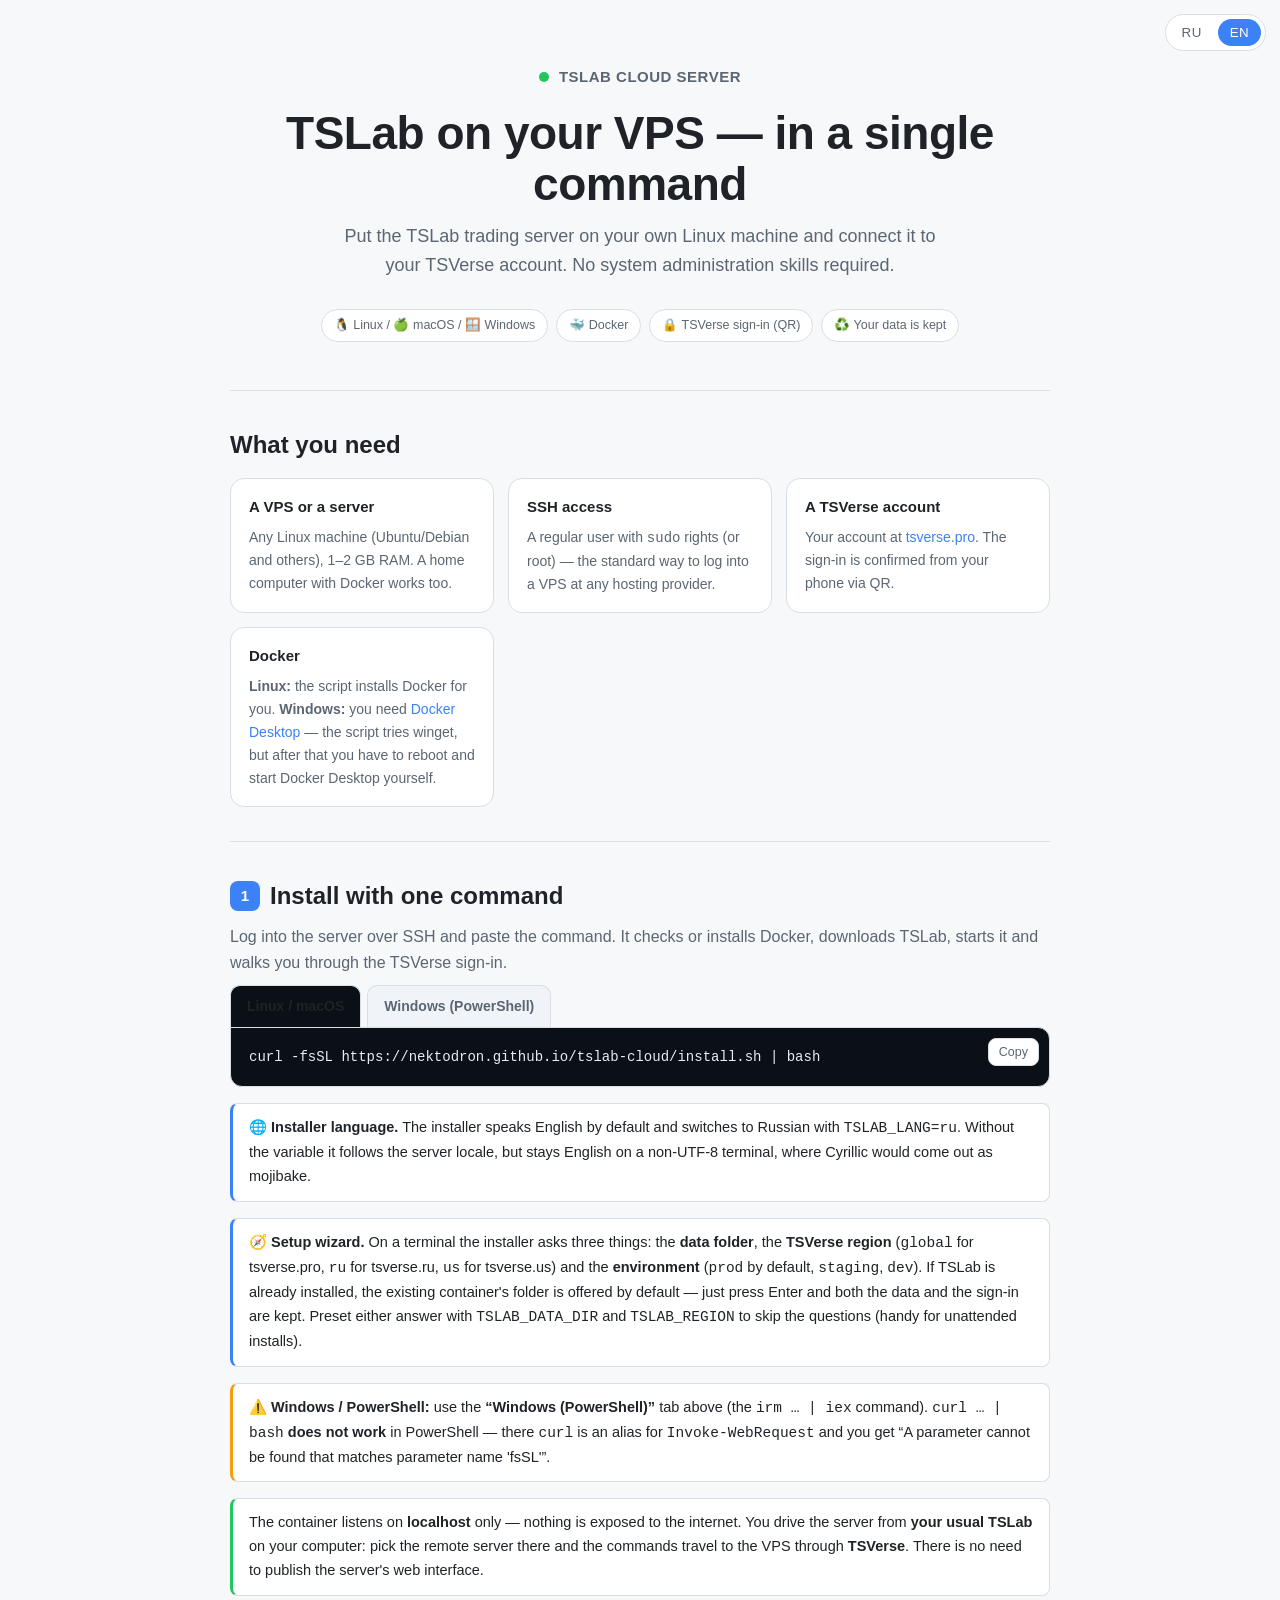
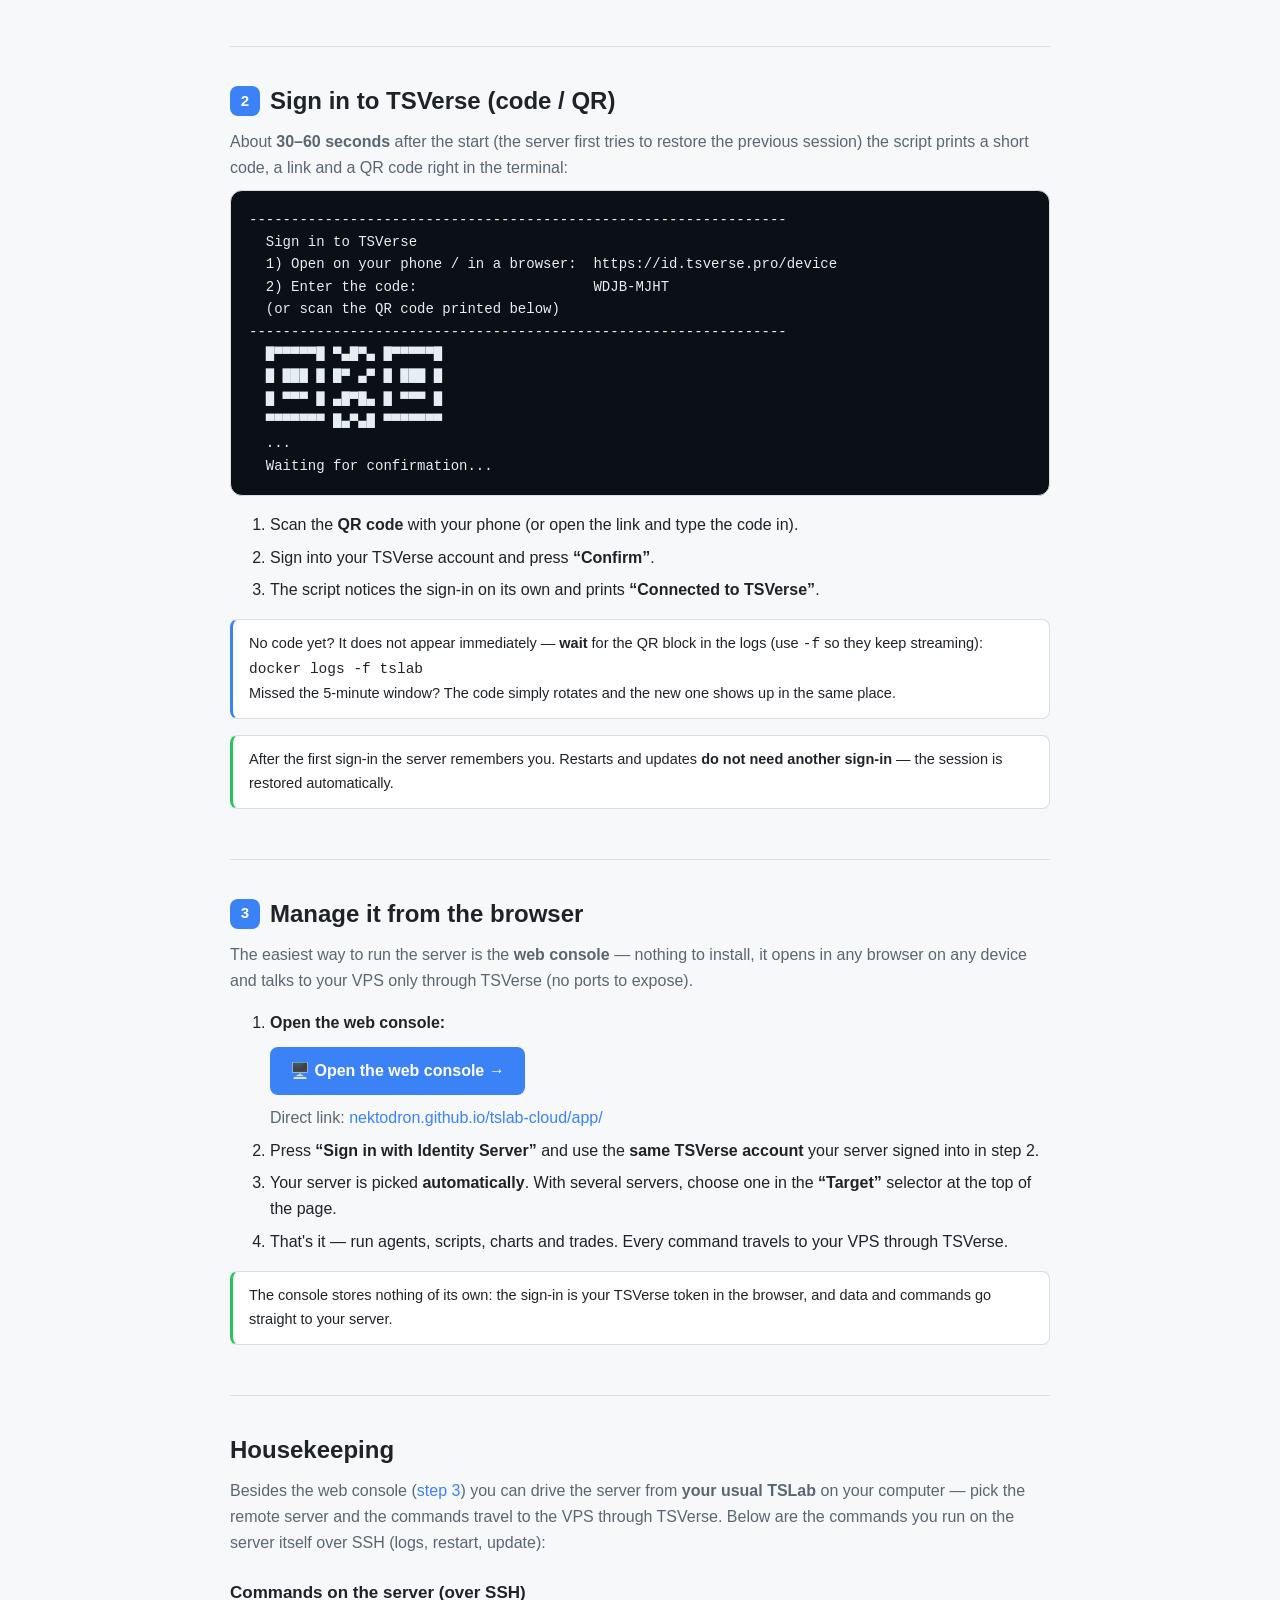
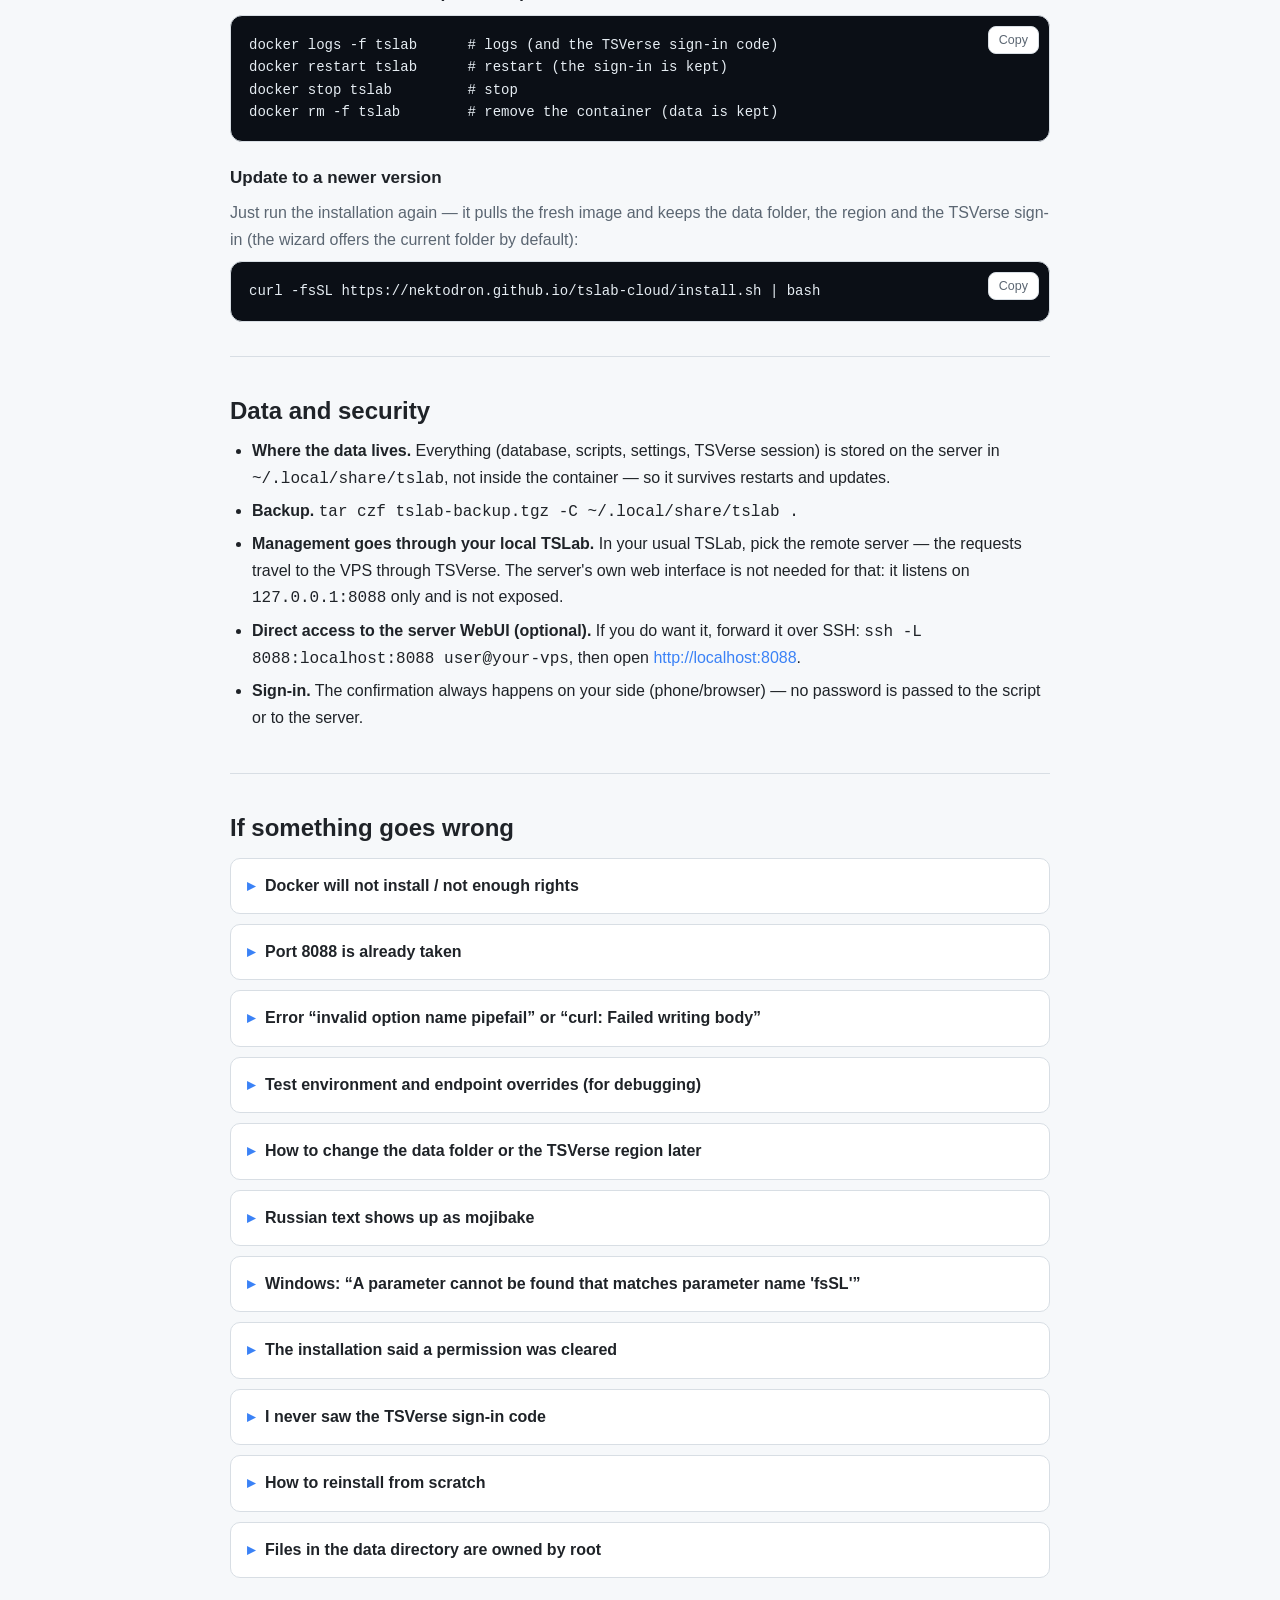
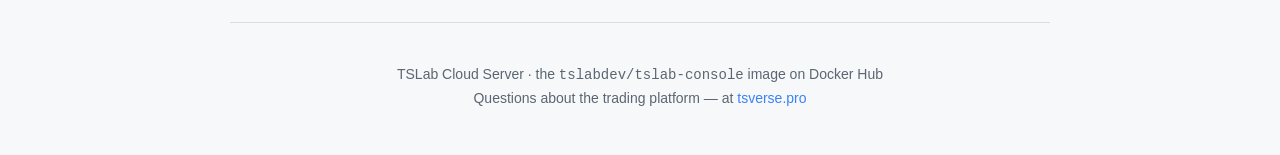
<file: docs/index.html>
<!DOCTYPE html>
<html lang="ru" data-lang="ru">
<head>
<meta charset="utf-8">
<meta name="viewport" content="width=device-width, initial-scale=1">
<title>TSLab в облаке — установка на свой VPS</title>
<meta name="description" content="Поставьте торговый сервер TSLab на свой Linux VPS одной командой и подключите к своему аккаунту TSVerse. Без админских навыков.">
<script>
  // Pick the page language before the first paint, so no block flashes in the wrong language.
  (function () {
    try {
      var q = (location.search.match(/[?&]lang=(ru|en)\b/i) || [])[1];
      var saved = null;
      try { saved = localStorage.getItem('tslab-cloud-lang'); } catch (e) {}
      var nav = /^ru/i.test(navigator.language || '') ? 'ru' : 'en';
      var lang = (q || saved || nav).toLowerCase();
      if (lang !== 'ru' && lang !== 'en') lang = 'ru';
      document.documentElement.setAttribute('data-lang', lang);
      document.documentElement.setAttribute('lang', lang);
    } catch (e) {}
  })();
</script>
<style>
  :root{
    --bg:#0d1117; --panel:#161b22; --panel2:#1c2230; --border:#2b3340;
    --text:#e6edf3; --muted:#9aa7b4; --accent:#3b82f6; --accent2:#22c55e;
    --code:#0b0f16; --warn:#f59e0b; --radius:14px;
  }
  @media (prefers-color-scheme: light){
    :root{ --bg:#f6f8fa; --panel:#ffffff; --panel2:#f0f3f7; --border:#d8dee4;
      --text:#1f2328; --muted:#5b6672; --code:#0b0f16; }
  }
  *{box-sizing:border-box}
  html{scroll-behavior:smooth}
  body{margin:0;background:var(--bg);color:var(--text);
    font:16px/1.65 -apple-system,BlinkMacSystemFont,"Segoe UI",Roboto,Helvetica,Arial,sans-serif;
    -webkit-font-smoothing:antialiased}
  a{color:var(--accent);text-decoration:none}
  a:hover{text-decoration:underline}
  .wrap{max-width:860px;margin:0 auto;padding:0 20px}
  header.hero{padding:64px 0 40px;text-align:center}
  .logo{display:inline-flex;align-items:center;gap:10px;font-weight:700;font-size:15px;
    color:var(--muted);letter-spacing:.5px;text-transform:uppercase}
  .logo .dot{width:10px;height:10px;border-radius:50%;background:var(--accent2)}
  h1{font-size:clamp(30px,5vw,46px);line-height:1.1;margin:18px 0 12px;letter-spacing:-.5px}
  .sub{font-size:18px;color:var(--muted);max-width:620px;margin:0 auto 28px}
  .badges{display:flex;gap:8px;justify-content:center;flex-wrap:wrap;margin-bottom:8px}
  .badge{font-size:12.5px;color:var(--muted);background:var(--panel);border:1px solid var(--border);
    border-radius:999px;padding:5px 12px}
  section{padding:34px 0;border-top:1px solid var(--border)}
  h2{font-size:24px;margin:0 0 6px;display:flex;align-items:center;gap:10px}
  h2 .n{display:inline-grid;place-items:center;width:30px;height:30px;border-radius:8px;
    background:var(--accent);color:#fff;font-size:15px;font-weight:700;flex:0 0 auto}
  h3{font-size:17px;margin:22px 0 8px}
  p{margin:8px 0}
  .muted{color:var(--muted)}
  ul{margin:8px 0;padding-left:22px}
  li{margin:6px 0}
  .grid{display:grid;grid-template-columns:repeat(auto-fit,minmax(220px,1fr));gap:14px;margin-top:14px}
  .card{background:var(--panel);border:1px solid var(--border);border-radius:var(--radius);padding:16px 18px}
  .card h4{margin:0 0 6px;font-size:15px}
  .card p{margin:0;font-size:14px;color:var(--muted)}
  /* language switcher */
  .langsw{position:fixed;top:14px;right:14px;z-index:20;display:flex;gap:4px;
    background:var(--panel);border:1px solid var(--border);border-radius:999px;padding:4px}
  .langsw button{border:none;background:transparent;color:var(--muted);cursor:pointer;
    font:600 13px/1 inherit;padding:6px 12px;border-radius:999px;letter-spacing:.4px}
  .langsw button:hover{color:var(--text)}
  .langsw button[aria-pressed="true"]{background:var(--accent);color:#fff}
  /* one language at a time */
  html[data-lang="ru"] [data-l="en"]{display:none !important}
  html[data-lang="en"] [data-l="ru"]{display:none !important}
  /* tabs */
  .tabs{display:flex;gap:6px;margin-bottom:0}
  .tab{padding:9px 16px;border:1px solid var(--border);border-bottom:none;background:var(--panel2);
    color:var(--muted);border-radius:10px 10px 0 0;cursor:pointer;font-size:14px;font-weight:600}
  .tab.active{background:var(--code);color:var(--text)}
  .codewrap{position:relative;background:var(--code);border:1px solid var(--border);border-radius:0 12px 12px 12px}
  .codewrap.solo{border-radius:12px}
  pre{margin:0;padding:18px 56px 18px 18px;overflow-x:auto;color:#e6edf3;
    font:14px/1.6 ui-monospace,SFMono-Regular,Menlo,Consolas,monospace}
  .copy{position:absolute;top:10px;right:10px;background:var(--panel);border:1px solid var(--border);
    color:var(--muted);border-radius:8px;padding:6px 10px;font-size:12.5px;cursor:pointer;transition:.15s}
  .copy:hover{color:var(--text);border-color:var(--accent)}
  .copy.done{color:var(--accent2);border-color:var(--accent2)}
  .hide{display:none}
  .note{background:var(--panel);border:1px solid var(--border);border-left:3px solid var(--accent);
    border-radius:8px;padding:12px 16px;margin:16px 0;font-size:14.5px}
  .note.warn{border-left-color:var(--warn)}
  .note.ok{border-left-color:var(--accent2)}
  details{background:var(--panel);border:1px solid var(--border);border-radius:10px;padding:0 16px;margin:10px 0}
  summary{cursor:pointer;padding:14px 0;font-weight:600;list-style:none}
  summary::-webkit-details-marker{display:none}
  summary::before{content:"▸";margin-right:10px;color:var(--accent)}
  details[open] summary::before{content:"▾"}
  details .body{padding:0 0 14px;color:var(--muted);font-size:14.5px}
  kbd{background:var(--panel2);border:1px solid var(--border);border-radius:5px;padding:1px 6px;font-size:13px;
    font-family:ui-monospace,monospace}
  footer{padding:40px 0 60px;text-align:center;color:var(--muted);font-size:14px;border-top:1px solid var(--border)}
</style>
</head>
<body>

<div class="langsw" role="group" aria-label="Language / Язык">
  <button type="button" data-setlang="ru" aria-pressed="false">RU</button>
  <button type="button" data-setlang="en" aria-pressed="false">EN</button>
</div>

<div class="wrap">

  <header class="hero">
    <div class="logo"><span class="dot"></span> TSLab Cloud Server</div>
    <h1 data-l="ru">TSLab на вашем VPS — одной командой</h1>
    <h1 data-l="en">TSLab on your VPS — in a single command</h1>
    <p class="sub" data-l="ru">Поставьте торговый сервер TSLab на собственный Linux-сервер и подключите его
      к своему аккаунту TSVerse. Без навыков системного администратора.</p>
    <p class="sub" data-l="en">Put the TSLab trading server on your own Linux machine and connect it to your
      TSVerse account. No system administration skills required.</p>
    <div class="badges" data-l="ru">
      <span class="badge">🐧 Linux / 🍏 macOS / 🪟 Windows</span>
      <span class="badge">🐳 Docker</span>
      <span class="badge">🔒 Вход через TSVerse (QR)</span>
      <span class="badge">♻️ Данные сохраняются</span>
    </div>
    <div class="badges" data-l="en">
      <span class="badge">🐧 Linux / 🍏 macOS / 🪟 Windows</span>
      <span class="badge">🐳 Docker</span>
      <span class="badge">🔒 TSVerse sign-in (QR)</span>
      <span class="badge">♻️ Your data is kept</span>
    </div>
  </header>

  <!-- REQUIREMENTS -->
  <section id="req">
    <h2 data-l="ru">Что нужно</h2>
    <h2 data-l="en">What you need</h2>
    <div class="grid" data-l="ru">
      <div class="card"><h4>VPS или сервер</h4><p>Любой Linux-сервер (Ubuntu/Debian и др.), 1–2 ГБ RAM. Подойдёт и домашний компьютер с Docker.</p></div>
      <div class="card"><h4>Доступ по SSH</h4><p>Обычный пользователь с правами <code>sudo</code> (или root). Так заходят на VPS у любого хостинга.</p></div>
      <div class="card"><h4>Аккаунт TSVerse</h4><p>Ваш аккаунт на <a href="https://www.tsverse.pro/" target="_blank" rel="noopener">tsverse.pro</a>. Подтверждение входа — с телефона по QR.</p></div>
      <div class="card"><h4>Docker</h4><p><b>Linux:</b> скрипт ставит Docker сам. <b>Windows:</b> нужен
        <a href="https://www.docker.com/products/docker-desktop/" target="_blank" rel="noopener">Docker Desktop</a>
        — скрипт попробует поставить его через winget, но после установки потребуется перезагрузка и запуск Docker Desktop.</p></div>
    </div>
    <div class="grid" data-l="en">
      <div class="card"><h4>A VPS or a server</h4><p>Any Linux machine (Ubuntu/Debian and others), 1–2 GB RAM. A home computer with Docker works too.</p></div>
      <div class="card"><h4>SSH access</h4><p>A regular user with <code>sudo</code> rights (or root) — the standard way to log into a VPS at any hosting provider.</p></div>
      <div class="card"><h4>A TSVerse account</h4><p>Your account at <a href="https://www.tsverse.pro/" target="_blank" rel="noopener">tsverse.pro</a>. The sign-in is confirmed from your phone via QR.</p></div>
      <div class="card"><h4>Docker</h4><p><b>Linux:</b> the script installs Docker for you. <b>Windows:</b> you need
        <a href="https://www.docker.com/products/docker-desktop/" target="_blank" rel="noopener">Docker Desktop</a>
        — the script tries winget, but after that you have to reboot and start Docker Desktop yourself.</p></div>
    </div>
  </section>

  <!-- STEP 1 -->
  <section id="install">
    <h2 data-l="ru"><span class="n">1</span> Установка одной командой</h2>
    <h2 data-l="en"><span class="n">1</span> Install with one command</h2>
    <p class="muted" data-l="ru">Зайдите на сервер по SSH и вставьте команду. Она проверит/поставит Docker, скачает
      TSLab, запустит его и доведёт до входа в TSVerse.</p>
    <p class="muted" data-l="en">Log into the server over SSH and paste the command. It checks or installs Docker,
      downloads TSLab, starts it and walks you through the TSVerse sign-in.</p>

    <div class="tabs">
      <div class="tab active" data-os="nix">Linux / macOS</div>
      <div class="tab" data-os="win">Windows (PowerShell)</div>
    </div>

    <div class="codewrap" data-pane="nix" data-l="ru">
      <button class="copy">Копировать</button>
      <pre><code>curl -fsSL https://nektodron.github.io/tslab-cloud/install.sh | TSLAB_LANG=ru bash</code></pre>
    </div>
    <div class="codewrap" data-pane="nix" data-l="en">
      <button class="copy">Copy</button>
      <pre><code>curl -fsSL https://nektodron.github.io/tslab-cloud/install.sh | bash</code></pre>
    </div>
    <div class="codewrap hide" data-pane="win" data-l="ru">
      <button class="copy">Копировать</button>
      <pre><code>$env:TSLAB_LANG='ru'; irm https://nektodron.github.io/tslab-cloud/install.ps1 | iex</code></pre>
    </div>
    <div class="codewrap hide" data-pane="win" data-l="en">
      <button class="copy">Copy</button>
      <pre><code>irm https://nektodron.github.io/tslab-cloud/install.ps1 | iex</code></pre>
    </div>

    <div class="note" data-l="ru">🌐 <b>Язык установщика.</b> Установщик по умолчанию говорит по-английски и
      переключается на русский переменной <code>TSLAB_LANG=ru</code> (она уже есть в команде выше).
      Без неё язык берётся из локали сервера, но на не-UTF-8 терминале остаётся английским —
      кириллица там превращается в «кракозябры».</div>
    <div class="note" data-l="en">🌐 <b>Installer language.</b> The installer speaks English by default and
      switches to Russian with <code>TSLAB_LANG=ru</code>. Without the variable it follows the server locale,
      but stays English on a non-UTF-8 terminal, where Cyrillic would come out as mojibake.</div>

    <div class="note" data-l="ru">🧭 <b>Мастер установки.</b> В терминале установщик спросит три вещи:
      <b>папку для данных</b>, <b>регион TSVerse</b> (<code>global</code> — tsverse.pro, <code>ru</code> — tsverse.ru,
      <code>us</code> — tsverse.us) и <b>окружение</b> (<code>prod</code> по умолчанию, <code>staging</code>,
      <code>dev</code>). Если TSLab уже стоит, папка существующего контейнера подставится
      сама — достаточно нажать Enter, данные и вход сохранятся. Ответы можно задать заранее
      переменными <code>TSLAB_DATA_DIR</code> и <code>TSLAB_REGION</code> — тогда вопросы не задаются
      (удобно для автоматической установки).</div>
    <div class="note" data-l="en">🧭 <b>Setup wizard.</b> On a terminal the installer asks three things:
      the <b>data folder</b>, the <b>TSVerse region</b> (<code>global</code> for tsverse.pro,
      <code>ru</code> for tsverse.ru, <code>us</code> for tsverse.us) and the <b>environment</b>
      (<code>prod</code> by default, <code>staging</code>, <code>dev</code>). If TSLab is already installed, the
      existing container's folder is offered by default — just press Enter and both the data and the
      sign-in are kept. Preset either answer with <code>TSLAB_DATA_DIR</code> and
      <code>TSLAB_REGION</code> to skip the questions (handy for unattended installs).</div>

    <div class="note warn" data-l="ru">⚠️ <b>Windows / PowerShell:</b> используйте вкладку <b>«Windows (PowerShell)»</b> выше
      (команду <code>irm … | iex</code>). Команда <code>curl … | bash</code> в PowerShell <b>не работает</b> —
      там <code>curl</code> это <code>Invoke-WebRequest</code>, и вы получите ошибку «Не удается найти параметр fsSL».</div>
    <div class="note warn" data-l="en">⚠️ <b>Windows / PowerShell:</b> use the <b>“Windows (PowerShell)”</b> tab above
      (the <code>irm … | iex</code> command). <code>curl … | bash</code> <b>does not work</b> in PowerShell —
      there <code>curl</code> is an alias for <code>Invoke-WebRequest</code> and you get “A parameter cannot be found that matches parameter name 'fsSL'”.</div>

    <div class="note ok" data-l="ru">Контейнер слушает только <b>localhost</b> — наружу ничего не открывается.
      Управлять сервером вы будете из <b>своего обычного TSLab</b> на компьютере: в нём выбираете
      удалённый сервер, и команды идут на VPS через <b>TSVerse</b>. Открывать веб-интерфейс сервера в интернет не нужно.</div>
    <div class="note ok" data-l="en">The container listens on <b>localhost</b> only — nothing is exposed to the
      internet. You drive the server from <b>your usual TSLab</b> on your computer: pick the remote server there and
      the commands travel to the VPS through <b>TSVerse</b>. There is no need to publish the server's web interface.</div>
  </section>

  <!-- STEP 2 -->
  <section id="login">
    <h2 data-l="ru"><span class="n">2</span> Вход в TSVerse (по коду / QR)</h2>
    <h2 data-l="en"><span class="n">2</span> Sign in to TSVerse (code / QR)</h2>
    <p class="muted" data-l="ru">Через <b>~30–60 секунд</b> после старта (сервер сперва пытается восстановить прошлую
      сессию) скрипт покажет короткий код, ссылку и QR-код прямо в терминале:</p>
    <p class="muted" data-l="en">About <b>30–60 seconds</b> after the start (the server first tries to restore the
      previous session) the script prints a short code, a link and a QR code right in the terminal:</p>
    <div class="codewrap solo" data-l="ru">
<pre><code>────────────────────────────────────────────────
  Вход в TSVerse
  1) Откройте на телефоне / в браузере:  https://id.tsverse.pro/device
  2) Введите код:                        WDJB-MJHT
  (или отсканируйте QR-код ниже)
────────────────────────────────────────────────
  █▀▀▀▀▀█ ▀▄█▀▄ █▀▀▀▀▀█
  █ ███ █ █▀ ▄▀ █ ███ █
  █ ▀▀▀ █ ▄█▀█▄ █ ▀▀▀ █
  ▀▀▀▀▀▀▀ █▄▀▄█ ▀▀▀▀▀▀▀
  ...
  Waiting for confirmation...</code></pre>
    </div>
    <div class="codewrap solo" data-l="en">
<pre><code>----------------------------------------------------------------
  Sign in to TSVerse
  1) Open on your phone / in a browser:  https://id.tsverse.pro/device
  2) Enter the code:                     WDJB-MJHT
  (or scan the QR code printed below)
----------------------------------------------------------------
  █▀▀▀▀▀█ ▀▄█▀▄ █▀▀▀▀▀█
  █ ███ █ █▀ ▄▀ █ ███ █
  █ ▀▀▀ █ ▄█▀█▄ █ ▀▀▀ █
  ▀▀▀▀▀▀▀ █▄▀▄█ ▀▀▀▀▀▀▀
  ...
  Waiting for confirmation...</code></pre>
    </div>
    <ol data-l="ru">
      <li>Отсканируйте <b>QR-код</b> телефоном (или откройте ссылку и введите код вручную).</li>
      <li>Войдите в свой аккаунт TSVerse и нажмите <b>«Подтвердить»</b>.</li>
      <li>Скрипт сам поймёт, что вход выполнен, и напишет <b>«Подключено к TSVerse»</b>.</li>
    </ol>
    <ol data-l="en">
      <li>Scan the <b>QR code</b> with your phone (or open the link and type the code in).</li>
      <li>Sign into your TSVerse account and press <b>“Confirm”</b>.</li>
      <li>The script notices the sign-in on its own and prints <b>“Connected to TSVerse”</b>.</li>
    </ol>
    <div class="note" data-l="ru">Не видите код? Он появляется не сразу — <b>дождитесь</b> блока с QR в логах
      (используйте <code>-f</code>, чтобы они не обрывались):
      <br><code>docker logs -f tslab</code>
      <br>Не успели за 5 минут — код просто обновится, новый будет там же.</div>
    <div class="note" data-l="en">No code yet? It does not appear immediately — <b>wait</b> for the QR block in the
      logs (use <code>-f</code> so they keep streaming):
      <br><code>docker logs -f tslab</code>
      <br>Missed the 5-minute window? The code simply rotates and the new one shows up in the same place.</div>
    <div class="note ok" data-l="ru">После первого входа сервер запоминает вас. При перезапуске и обновлении
      <b>повторно входить не нужно</b> — сессия восстанавливается автоматически.</div>
    <div class="note ok" data-l="en">After the first sign-in the server remembers you. Restarts and updates
      <b>do not need another sign-in</b> — the session is restored automatically.</div>
  </section>

  <!-- STEP 3 -->
  <section id="panel">
    <h2 data-l="ru"><span class="n">3</span> Управление через браузер</h2>
    <h2 data-l="en"><span class="n">3</span> Manage it from the browser</h2>
    <p class="muted" data-l="ru">Сервером удобнее всего управлять из <b>веб-панели</b> — её не нужно устанавливать,
      она открывается в любом браузере с любого устройства и общается с вашим VPS только через TSVerse
      (порты наружу открывать не надо).</p>
    <p class="muted" data-l="en">The easiest way to run the server is the <b>web console</b> — nothing to install, it
      opens in any browser on any device and talks to your VPS only through TSVerse (no ports to expose).</p>
    <ol data-l="ru">
      <li><b>Откройте панель управления:</b>
        <div style="margin:10px 0">
          <a href="app/" target="_blank" rel="noopener"
             style="background:var(--accent);color:#fff;padding:11px 20px;border-radius:8px;text-decoration:none;font-weight:600;display:inline-block">🖥️ Открыть панель управления →</a>
        </div>
        <span class="muted">Прямая ссылка: <a href="app/" target="_blank" rel="noopener">nektodron.github.io/tslab-cloud/app/</a></span>
      </li>
      <li>Нажмите <b>«Войти через Identity Server»</b> и авторизуйтесь под <b>тем же аккаунтом TSVerse</b>,
        в который вошёл ваш сервер на шаге 2.</li>
      <li>Ваш сервер выберется <b>автоматически</b>. Если серверов несколько — выберите нужный в списке
        <b>«Target»</b> вверху страницы.</li>
      <li>Готово — управляйте агентами, скриптами, графиками и сделками. Все команды идут на ваш VPS через TSVerse.</li>
    </ol>
    <ol data-l="en">
      <li><b>Open the web console:</b>
        <div style="margin:10px 0">
          <a href="app/" target="_blank" rel="noopener"
             style="background:var(--accent);color:#fff;padding:11px 20px;border-radius:8px;text-decoration:none;font-weight:600;display:inline-block">🖥️ Open the web console →</a>
        </div>
        <span class="muted">Direct link: <a href="app/" target="_blank" rel="noopener">nektodron.github.io/tslab-cloud/app/</a></span>
      </li>
      <li>Press <b>“Sign in with Identity Server”</b> and use the <b>same TSVerse account</b> your server signed
        into in step 2.</li>
      <li>Your server is picked <b>automatically</b>. With several servers, choose one in the <b>“Target”</b>
        selector at the top of the page.</li>
      <li>That's it — run agents, scripts, charts and trades. Every command travels to your VPS through TSVerse.</li>
    </ol>
    <div class="note ok" data-l="ru">Панель ничего не хранит у себя: вход — это ваш токен TSVerse в браузере, а данные
      и команды идут напрямую на ваш сервер.</div>
    <div class="note ok" data-l="en">The console stores nothing of its own: the sign-in is your TSVerse token in the
      browser, and data and commands go straight to your server.</div>
  </section>

  <!-- MANAGEMENT -->
  <section id="manage">
    <h2 data-l="ru">Служебное управление</h2>
    <h2 data-l="en">Housekeeping</h2>
    <p class="muted" data-l="ru">Кроме веб-панели (<a href="#panel">шаг 3</a>), сервером можно управлять и из вашего
      <b>обычного TSLab</b> на компьютере — выберите удалённый сервер, команды пойдут на VPS через TSVerse.
      Ниже — команды на самом сервере по SSH (логи, перезапуск, обновление):</p>
    <p class="muted" data-l="en">Besides the web console (<a href="#panel">step 3</a>) you can drive the server from
      <b>your usual TSLab</b> on your computer — pick the remote server and the commands travel to the VPS through
      TSVerse. Below are the commands you run on the server itself over SSH (logs, restart, update):</p>
    <h3 data-l="ru">Команды на сервере (по SSH)</h3>
    <h3 data-l="en">Commands on the server (over SSH)</h3>
    <div class="codewrap solo" data-l="ru">
      <button class="copy">Копировать</button>
<pre><code>docker logs -f tslab      # логи (и код входа в TSVerse)
docker restart tslab      # перезапуск (вход сохранится)
docker stop tslab         # остановить
docker rm -f tslab        # удалить контейнер (данные останутся)</code></pre>
    </div>
    <div class="codewrap solo" data-l="en">
      <button class="copy">Copy</button>
<pre><code>docker logs -f tslab      # logs (and the TSVerse sign-in code)
docker restart tslab      # restart (the sign-in is kept)
docker stop tslab         # stop
docker rm -f tslab        # remove the container (data is kept)</code></pre>
    </div>

    <h3 data-l="ru">Обновление до новой версии</h3>
    <h3 data-l="en">Update to a newer version</h3>
    <p class="muted" data-l="ru">Просто запустите установку ещё раз — подтянется свежий образ, а папка данных,
      регион и вход в TSVerse сохранятся (мастер сам предложит текущую папку):</p>
    <p class="muted" data-l="en">Just run the installation again — it pulls the fresh image and keeps the data folder,
      the region and the TSVerse sign-in (the wizard offers the current folder by default):</p>
    <div class="codewrap solo" data-l="ru">
      <button class="copy">Копировать</button>
      <pre><code>curl -fsSL https://nektodron.github.io/tslab-cloud/install.sh | TSLAB_LANG=ru bash</code></pre>
    </div>
    <div class="codewrap solo" data-l="en">
      <button class="copy">Copy</button>
      <pre><code>curl -fsSL https://nektodron.github.io/tslab-cloud/install.sh | bash</code></pre>
    </div>
  </section>

  <!-- DATA AND SECURITY -->
  <section id="data">
    <h2 data-l="ru">Данные и безопасность</h2>
    <h2 data-l="en">Data and security</h2>
    <ul data-l="ru">
      <li><b>Где данные.</b> Всё (база, скрипты, настройки, сессия TSVerse) хранится на сервере в папке
        <code>~/.local/share/tslab</code>, а не внутри контейнера — поэтому переживает перезапуск и обновление.</li>
      <li><b>Бэкап.</b> <code>tar czf tslab-backup.tgz -C ~/.local/share/tslab .</code></li>
      <li><b>Управление — через ваш локальный TSLab.</b> В обычном TSLab на вашем компьютере выберите
        удалённый сервер — запросы пойдут на VPS через TSVerse. Веб-интерфейс самого сервера для этого не
        нужен: он слушает только <code>127.0.0.1:8088</code> и наружу не открыт.</li>
      <li><b>Прямой доступ к WebUI сервера (необязательно).</b> Если всё же хотите открыть его напрямую —
        пробросьте по SSH: <code>ssh -L 8088:localhost:8088 user@your-vps</code>, затем
        <a href="http://localhost:8088" target="_blank" rel="noopener">http://localhost:8088</a>.</li>
      <li><b>Вход.</b> Подтверждение входа всегда происходит на вашей стороне (телефон/браузер) — пароль в
        скрипт и на сервер не передаётся.</li>
    </ul>
    <ul data-l="en">
      <li><b>Where the data lives.</b> Everything (database, scripts, settings, TSVerse session) is stored on the
        server in <code>~/.local/share/tslab</code>, not inside the container — so it survives restarts and updates.</li>
      <li><b>Backup.</b> <code>tar czf tslab-backup.tgz -C ~/.local/share/tslab .</code></li>
      <li><b>Management goes through your local TSLab.</b> In your usual TSLab, pick the remote server — the requests
        travel to the VPS through TSVerse. The server's own web interface is not needed for that: it listens on
        <code>127.0.0.1:8088</code> only and is not exposed.</li>
      <li><b>Direct access to the server WebUI (optional).</b> If you do want it, forward it over SSH:
        <code>ssh -L 8088:localhost:8088 user@your-vps</code>, then open
        <a href="http://localhost:8088" target="_blank" rel="noopener">http://localhost:8088</a>.</li>
      <li><b>Sign-in.</b> The confirmation always happens on your side (phone/browser) — no password is passed to the
        script or to the server.</li>
    </ul>
  </section>

  <!-- TROUBLESHOOTING -->
  <section id="faq">
    <h2 data-l="ru">Если что-то пошло не так</h2>
    <h2 data-l="en">If something goes wrong</h2>

    <details data-l="ru"><summary>Docker не ставится / нет прав</summary>
      <div class="body">Нужны права <kbd>sudo</kbd> или root. На большинстве VPS вы заходите под root либо под
        пользователем с sudo. Установить Docker вручную: <a href="https://docs.docker.com/engine/install/" target="_blank" rel="noopener">docs.docker.com/engine/install</a>, затем запустите команду установки снова.</div></details>
    <details data-l="en"><summary>Docker will not install / not enough rights</summary>
      <div class="body">You need <kbd>sudo</kbd> or root. On most VPS boxes you log in as root or as a user with
        sudo. To install Docker by hand: <a href="https://docs.docker.com/engine/install/" target="_blank" rel="noopener">docs.docker.com/engine/install</a>, then run the install command again.</div></details>

    <details data-l="ru"><summary>Порт 8088 уже занят</summary>
      <div class="body">Запустите с другим портом:
        <br><code>TSLAB_PORT=8090 bash -c "$(curl -fsSL https://nektodron.github.io/tslab-cloud/install.sh)"</code></div></details>
    <details data-l="en"><summary>Port 8088 is already taken</summary>
      <div class="body">Start it on another port:
        <br><code>TSLAB_PORT=8090 bash -c "$(curl -fsSL https://nektodron.github.io/tslab-cloud/install.sh)"</code></div></details>

    <details data-l="ru"><summary>Ошибка «invalid option name pipefail» или «curl: Failed writing body»</summary>
      <div class="body">Так выглядит скрипт, скачанный с переносами строк Windows (CRLF): bash читает
        <code>set -o pipefail␍</code> и падает, а вслед за ним обрывается и <code>curl</code>. Файл на сайте
        отдаётся с LF, поэтому сначала просто повторите команду. Если ошибка осталась — вы, скорее всего,
        запускаете локальную копию: почистите её переносы строк
        (<code>sed -i 's/\r$//' install.sh</code>) или скачайте заново.</div></details>
    <details data-l="en"><summary>Error “invalid option name pipefail” or “curl: Failed writing body”</summary>
      <div class="body">That is what a script downloaded with Windows line endings (CRLF) looks like: bash reads
        <code>set -o pipefail␍</code> and dies, and <code>curl</code> then fails to finish writing into the broken
        pipe. The file on this site is served with LF, so just run the command again. If it persists you are most
        likely running a local copy: strip its line endings
        (<code>sed -i 's/\r$//' install.sh</code>) or download it anew.</div></details>

    <details data-l="ru"><summary>Тестовое окружение и подмена адресов (для отладки)</summary>
      <div class="body">Установщик умеет ставить инстанс не в бой: выберите в мастере окружение
        <code>staging</code> или <code>dev</code> — контейнер запустится с
        <code>TSLab__Environment=Development</code> и пойдёт в dev-овские tsstorage / tssignal / id и т.д.
        <br>Для не-боевых окружений мастер дополнительно спросит два необязательных адреса:
        <b>identity-сервера</b> (удобно отлаживать страницы <code>/device*</code>) и <b>marketplace</b> —
        Enter оставляет адреса окружения, <code>-</code> сбрасывает подмену.
        <br>Без вопросов, одной строкой:
        <br><code>curl -fsSL https://nektodron.github.io/tslab-cloud/install.sh | TSLAB_ENV=dev TSLAB_REGION=ru TSLAB_IDENTITY_URL=http://192.168.0.10:5001 TSLAB_MARKETPLACE_URL=http://192.168.0.10:8080/v1 bash</code>
        <br>Подмены складываются в <code>&lt;папка данных&gt;/environment.override.json</code> и монтируются
        в контейнер как <code>/app/environment.json</code> — файл накрывает только указанные адреса,
        остальные берутся из каталога окружения. При возврате на <code>prod</code> файл удаляется.</div></details>
    <details data-l="en"><summary>Test environment and endpoint overrides (for debugging)</summary>
      <div class="body">The installer can put the instance somewhere other than production: pick
        <code>staging</code> or <code>dev</code> in the wizard and the container starts with
        <code>TSLab__Environment=Development</code>, talking to the dev tsstorage / tssignal / id and so on.
        <br>For non-production environments the wizard also asks for two optional URLs: the
        <b>identity server</b> (handy for debugging the <code>/device*</code> pages) and <b>marketplace</b> —
        Enter keeps the environment defaults, <code>-</code> clears an override.
        <br>Without any questions, in one line:
        <br><code>curl -fsSL https://nektodron.github.io/tslab-cloud/install.sh | TSLAB_ENV=dev TSLAB_REGION=ru TSLAB_IDENTITY_URL=http://192.168.0.10:5001 TSLAB_MARKETPLACE_URL=http://192.168.0.10:8080/v1 bash</code>
        <br>The overrides land in <code>&lt;data folder&gt;/environment.override.json</code> and are mounted into
        the container as <code>/app/environment.json</code>. The file overrides only the listed URLs; the rest
        come from the environment catalog. Switching back to <code>prod</code> deletes it.</div></details>

    <details data-l="ru"><summary>Как сменить папку данных или регион TSVerse позже</summary>
      <div class="body">Запустите установку ещё раз: мастер покажет текущую папку и текущий регион —
        ответьте <code>n</code> и выберите другие. Разово можно и без вопросов:
        <br><code>curl -fsSL https://nektodron.github.io/tslab-cloud/install.sh | TSLAB_DATA_DIR=/srv/tslab TSLAB_REGION=ru bash</code>
        <br>Регион хранится в файле <code>&lt;папка данных&gt;/launchSettings.json</code>. Учтите: смена
        региона или папки — это другой аккаунтный контур, инстанс попросит новый вход в TSVerse.</div></details>
    <details data-l="en"><summary>How to change the data folder or the TSVerse region later</summary>
      <div class="body">Run the installation again: the wizard shows the current folder and region —
        answer <code>n</code> and pick different ones. Or skip the questions entirely:
        <br><code>curl -fsSL https://nektodron.github.io/tslab-cloud/install.sh | TSLAB_DATA_DIR=/srv/tslab TSLAB_REGION=ru bash</code>
        <br>The region lives in <code>&lt;data folder&gt;/launchSettings.json</code>. Note that changing the
        region or the folder means a different account space — the instance will ask for a new TSVerse sign-in.</div></details>

    <details data-l="ru"><summary>Вместо русского текста «кракозябры»</summary>
      <div class="body">Терминал не в UTF-8. Либо переключите его на UTF-8
        (<code>export LANG=ru_RU.UTF-8</code>), либо запустите установщик по-английски — уберите
        <code>TSLAB_LANG=ru</code> или задайте <code>TSLAB_LANG=en</code>. На Windows то же самое:
        <code>$env:TSLAB_LANG='en'</code> перед командой.</div></details>
    <details data-l="en"><summary>Russian text shows up as mojibake</summary>
      <div class="body">The terminal is not UTF-8. Either switch it to UTF-8
        (<code>export LANG=ru_RU.UTF-8</code>) or run the installer in English — drop
        <code>TSLAB_LANG=ru</code> or set <code>TSLAB_LANG=en</code>. Same on Windows:
        <code>$env:TSLAB_LANG='en'</code> before the command.</div></details>

    <details data-l="ru"><summary>Windows: ошибка «Не удается найти параметр fsSL» (PowerShell)</summary>
      <div class="body">Вы вставили Linux-команду в PowerShell. Возьмите команду из вкладки
        <b>Windows (PowerShell)</b>:
        <br><code>irm https://nektodron.github.io/tslab-cloud/install.ps1 | iex</code></div></details>
    <details data-l="en"><summary>Windows: “A parameter cannot be found that matches parameter name 'fsSL'”</summary>
      <div class="body">You pasted the Linux command into PowerShell. Take the command from the
        <b>Windows (PowerShell)</b> tab instead:
        <br><code>irm https://nektodron.github.io/tslab-cloud/install.ps1 | iex</code></div></details>

    <details data-l="ru"><summary>Установка сказала, что снято разрешение</summary>
      <div class="body">На странице подтверждения TSVerse (там, где вы вводите код) можно снять галочки
        с разрешений. Два снимать нельзя:
        <br><b>Offline Access</b> — без него сервер не получает refresh-токен, не может держать сессию,
        и вход <b>вообще не завершится</b>: контейнер будет молча выдавать новый код каждые несколько минут.
        <br><b>Provides access to shop api</b> — без него закрыты брокерские подключения, лицензии,
        подписки и загрузка провайдеров: сервер запустится, но список источников данных будет пуст.
        <br>Установщик называет снятые разрешения ровно так, как они подписаны на форме. Лечение одно:
        запустить установку ещё раз и оставить все галочки. Данные и папка при этом сохраняются.</div></details>
    <details data-l="en"><summary>The installation said a permission was cleared</summary>
      <div class="body">The TSVerse confirmation page (the one where you type the code) lets you clear
        individual permissions. Two of them must stay checked:
        <br><b>Offline Access</b> — without it the server gets no refresh token, cannot keep its session, and
        the sign-in <b>never completes</b>: the container silently issues a new code every few minutes.
        <br><b>Provides access to shop api</b> — without it broker connections, licences, subscriptions and
        provider downloads are closed: the server starts, but the data source list stays empty.
        <br>The installer names the cleared permissions exactly as they are labelled on that page. The fix is
        the same in both cases: run the installation again and leave every permission checked. Your data and
        folder are kept.</div></details>

    <details data-l="ru"><summary>Не увидел код входа в TSVerse</summary>
      <div class="body">Код появляется через <b>~30–60 секунд</b> после старта (сервер сперва пытается
        восстановить прошлую сессию). Смотрите логи с <code>-f</code> и дождитесь блока с QR:
        <code>docker logs -f tslab</code>. Если вход уже был выполнен ранее, кода не будет — сессия
        восстановлена автоматически.</div></details>
    <details data-l="en"><summary>I never saw the TSVerse sign-in code</summary>
      <div class="body">The code shows up <b>~30–60 seconds</b> after the start (the server first tries to restore
        the previous session). Watch the logs with <code>-f</code> and wait for the QR block:
        <code>docker logs -f tslab</code>. If you signed in earlier there will be no code at all — the session was
        restored automatically.</div></details>

    <details data-l="ru"><summary>Как полностью переустановить «с нуля»</summary>
      <div class="body">Удалите контейнер и данные, затем установите заново:
        <br><code>docker rm -f tslab &amp;&amp; rm -rf ~/.local/share/tslab</code></div></details>
    <details data-l="en"><summary>How to reinstall from scratch</summary>
      <div class="body">Remove the container and the data, then install again:
        <br><code>docker rm -f tslab &amp;&amp; rm -rf ~/.local/share/tslab</code></div></details>

    <details data-l="ru"><summary>Файлы в папке данных принадлежат root</summary>
      <div class="body">Контейнер работает от root, поэтому файлы в <code>~/.local/share/tslab</code> создаются от
        root. На своём VPS это нормально. Управлять/удалять их можно через <kbd>sudo</kbd>.</div></details>
    <details data-l="en"><summary>Files in the data directory are owned by root</summary>
      <div class="body">The container runs as root, so files in <code>~/.local/share/tslab</code> are created by
        root. On your own VPS that is fine — manage or delete them with <kbd>sudo</kbd>.</div></details>
  </section>

  <footer>
    <span data-l="ru">TSLab Cloud Server · образ <code>tslabdev/tslab-console</code> на Docker Hub<br>
      Вопросы по торговой платформе — на <a href="https://www.tsverse.pro/" target="_blank" rel="noopener">tsverse.pro</a></span>
    <span data-l="en">TSLab Cloud Server · the <code>tslabdev/tslab-console</code> image on Docker Hub<br>
      Questions about the trading platform — at <a href="https://www.tsverse.pro/" target="_blank" rel="noopener">tsverse.pro</a></span>
  </footer>

</div>

<script>
  // --- language ------------------------------------------------------------
  var LANG_KEY = 'tslab-cloud-lang';
  var META = {
    ru: {
      title: 'TSLab в облаке — установка на свой VPS',
      description: 'Поставьте торговый сервер TSLab на свой Linux VPS одной командой и подключите к своему аккаунту TSVerse. Без админских навыков.'
    },
    en: {
      title: 'TSLab in the cloud — install it on your own VPS',
      description: 'Put the TSLab trading server on your own Linux VPS with a single command and connect it to your TSVerse account. No admin skills needed.'
    }
  };

  function applyLang(lang, persist) {
    if (lang !== 'ru' && lang !== 'en') lang = 'ru';
    document.documentElement.setAttribute('data-lang', lang);
    document.documentElement.setAttribute('lang', lang);
    document.title = META[lang].title;
    var desc = document.querySelector('meta[name="description"]');
    if (desc) desc.setAttribute('content', META[lang].description);
    document.querySelectorAll('[data-setlang]').forEach(function (b) {
      b.setAttribute('aria-pressed', String(b.dataset.setlang === lang));
    });
    if (persist) {
      try { localStorage.setItem(LANG_KEY, lang); } catch (e) {}
    }
  }

  document.querySelectorAll('[data-setlang]').forEach(function (b) {
    b.addEventListener('click', function () { applyLang(b.dataset.setlang, true); });
  });
  applyLang(document.documentElement.getAttribute('data-lang') || 'ru', false);

  // --- OS tabs -------------------------------------------------------------
  document.querySelectorAll('.tab').forEach(function (t) {
    t.addEventListener('click', function () {
      document.querySelectorAll('.tab').forEach(function (x) { x.classList.remove('active'); });
      t.classList.add('active');
      var os = t.dataset.os;
      document.querySelectorAll('[data-pane]').forEach(function (p) {
        p.classList.toggle('hide', p.dataset.pane !== os);
      });
    });
  });

  // --- copy buttons --------------------------------------------------------
  document.querySelectorAll('.copy').forEach(function (btn) {
    btn.addEventListener('click', function () {
      var code = btn.parentElement.querySelector('code').innerText;
      navigator.clipboard.writeText(code).then(function () {
        var old = btn.textContent;
        var lang = document.documentElement.getAttribute('data-lang');
        btn.textContent = (lang === 'en' ? 'Copied ✓' : 'Скопировано ✓');
        btn.classList.add('done');
        setTimeout(function () { btn.textContent = old; btn.classList.remove('done'); }, 1600);
      });
    });
  });

  // Auto-select the Windows tab for Windows visitors — the most common install mistake is pasting
  // the Linux `curl … | bash` command into PowerShell.
  (function () {
    var isWin = /Win/i.test(navigator.platform || '') || /Windows/i.test(navigator.userAgent || '');
    if (isWin) {
      var winTab = document.querySelector('.tab[data-os="win"]');
      if (winTab) winTab.click();
    }
  })();
</script>
</body>
</html>
</file>
